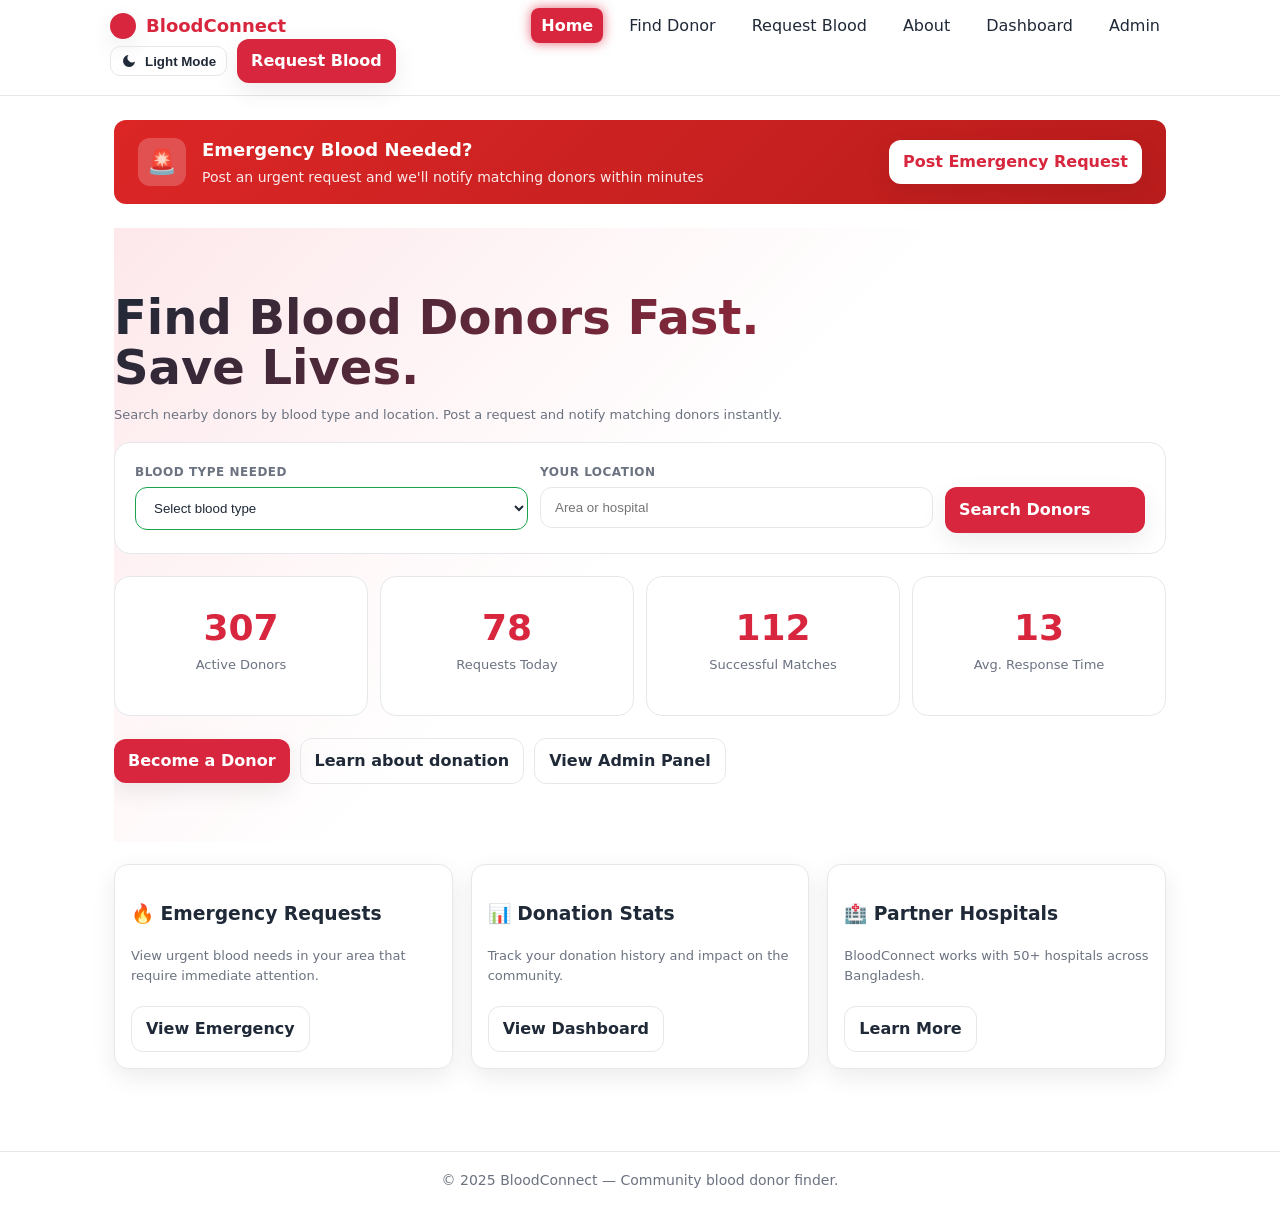
<file: index.html>
<!doctype html>
<html lang="en">
<head>
  <meta charset="utf-8" />
  <meta name="viewport" content="width=device-width,initial-scale=1" />
  <meta name="description" content="BloodConnect helps patients find nearby voluntary blood donors. Free, community-powered blood donor finder." />
  <meta name="keywords" content="blood donor, blood request, donate blood, emergency blood, blood bank" />
  <title>BloodConnect - Find Blood Donors Fast, Save Lives</title>
  <link rel="stylesheet" href="styles.css" />
</head>
<body>
  <nav class="nav">
    <div class="inner container">
      <div class="brand"><span class="drop" aria-hidden="true"></span> BloodConnect</div>
      <ul>
          <li><a class="link" href="index.html">Home</a></li>
          <li><a class="link" href="find-donor.html">Find Donor</a></li>
          <li><a class="link" href="request-blood.html">Request Blood</a></li>
          <li><a class="link" href="about.html">About</a></li>
          <li><a class="link" href="dashboard.html">Dashboard</a></li>
          <li><a class="link" href="admin.html">Admin</a></li>
      </ul>
      <div style="display:flex;gap:10px;align-items:center">
        <button id="themeToggle" class="theme-toggle" aria-pressed="false" title="Toggle dark mode">
          <svg width="16" height="16" viewBox="0 0 24 24" fill="none" style="flex-shrink:0" 
          xmlns="http://www.w3.org/2000/svg"><path d="M21 12.79A9 9 0 1111.21 3 7 7 0 0021 12.79z" fill="currentColor"/></svg>
          <span id="themeLabel" style="font-weight:700">Light Mode</span>
        </button>
        <a class="btn" href="request-blood.html">Request Blood</a>
      </div>
    </div>
  </nav>
  <main class="container">

  <!-- Emergency Banner -->
  <div class="emergency-banner animate-fade-in">
    <div class="icon">🚨</div>
    <div class="content">
      <h3>Emergency Blood Needed?</h3>
      <p>Post an urgent request and we'll notify matching donors within minutes</p>
    </div>
    <a class="btn" href="request-blood.html" style="background: #fff; color: var(--primary);">Post Emergency Request</a>
  </div>

  <section class="hero">
    <h1>Find Blood Donors Fast.<br><span style="color:var(--link-color)">Save Lives.</span></h1>
    <p class="small">Search nearby donors by blood type and location. Post a request and notify matching donors instantly.</p>
    
    <!-- Enhanced Search Bar -->
    <div class="searchbar animate-fade-in animate-delay-1">
      <div class="input-group">
        <label>Blood Type Needed</label>
        <select aria-label="Blood type">
          <option value="">Select blood type</option>
          <option>A+</option><option>A-</option><option>B+</option><option>B-</option>
          <option>AB+</option><option>AB-</option><option>O+</option><option>O-</option>
        </select>
      </div>
      <div class="input-group">
        <label>Your Location</label>
        <input class="input" placeholder="Area or hospital">
      </div>
      <div class="input-group" style="flex: 0 0 auto;">
        <label>&nbsp;</label>
        <a class="btn" href="find-donor.html" style="height: 46px; display: flex; align-items: center;">Search Donors</a>
      </div>
    </div>

    <!-- Stats KPIs -->
    <div class="section kpis animate-fade-in animate-delay-2">
      <div class="stat">
        <div class="num">
          <span class="icon">👥</span>
          <span id="statDonors">342</span>
        </div>
        <div class="small">Active Donors</div>
        <div class="progress-bar" style="margin-top: 8px;"><div class="fill" style="width: 85%"></div></div>
      </div>
      <div class="stat">
        <div class="num">
          <span class="icon">🩸</span>
          <span id="statRequests">87</span>
        </div>
        <div class="small">Requests Today</div>
        <div class="progress-bar" style="margin-top: 8px;"><div class="fill" style="width: 65%"></div></div>
      </div>
      <div class="stat">
        <div class="num">
          <span class="icon">✅</span>
          <span id="statMatches">125</span>
        </div>
        <div class="small">Successful Matches</div>
        <div class="progress-bar" style="margin-top: 8px;"><div class="fill" style="width: 92%"></div></div>
      </div>
      <div class="stat">
        <div class="num">
          <span class="icon">⏱️</span>
          <span id="statTime">15min</span>
        </div>
        <div class="small">Avg. Response Time</div>
        <div class="progress-bar" style="margin-top: 8px;"><div class="fill" style="width: 78%"></div></div>
      </div>
    </div>
    
    <div class="section cta-row animate-fade-in animate-delay-3">
      <a class="btn" href="dashboard.html">Become a Donor</a>
      <a class="btn secondary" href="about.html">Learn about donation</a>
      <a class="btn secondary" href="admin.html">View Admin Panel</a>
    </div>
  </section>

  <!-- Quick Info Cards -->
  <div class="grid section">
    <div class="card animate-fade-in animate-delay-1" style="grid-column: span 4;">
      <h3>🔥 Emergency Requests</h3>
      <p class="small">View urgent blood needs in your area that require immediate attention.</p>
      <a class="btn secondary" href="find-donor.html" style="margin-top: 8px;">View Emergency</a>
    </div>
    <div class="card animate-fade-in animate-delay-2" style="grid-column: span 4;">
      <h3>📊 Donation Stats</h3>
      <p class="small">Track your donation history and impact on the community.</p>
      <a class="btn secondary" href="dashboard.html" style="margin-top: 8px;">View Dashboard</a>
    </div>
    <div class="card animate-fade-in animate-delay-3" style="grid-column: span 4;">
      <h3>🏥 Partner Hospitals</h3>
      <p class="small">BloodConnect works with 50+ hospitals across Bangladesh.</p>
      <a class="btn secondary" href="about.html" style="margin-top: 8px;">Learn More</a>
    </div>
  </div>
  </main>
  <footer class="footer">
    <div class="inner container">© 2025 BloodConnect — Community blood donor finder.</div>
  </footer>
    <script src="script.js"></script>
</body>
</html>
</file>
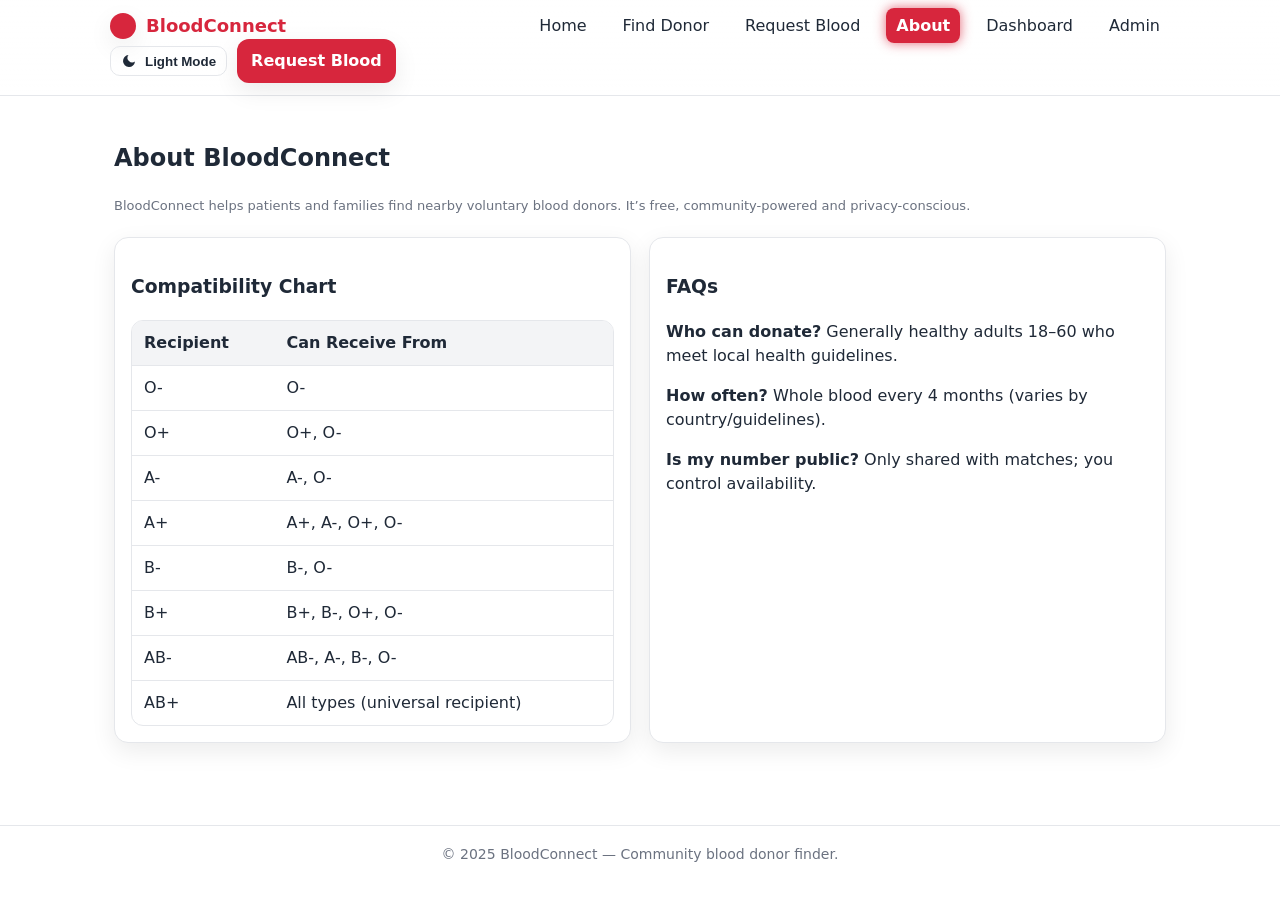
<file: about.html>
<!doctype html>
<html lang="en">
<head>
  <meta charset="utf-8" />
  <meta name="viewport" content="width=device-width,initial-scale=1" />
  <meta name="description" content="Learn about BloodConnect - a free, community-powered platform connecting blood donors with patients in need." />
  <meta name="keywords" content="about blood donation, blood types, donor eligibility, blood compatibility" />
  <title>BloodConnect - About</title>
  <link rel="stylesheet" href="styles.css" />
</head>
<body>
  <nav class="nav">
    <div class="inner container">
      <div class="brand"><span class="drop" aria-hidden="true"></span> BloodConnect</div>
      <ul>
          <li><a class="link" href="index.html">Home</a></li>
          <li><a class="link" href="find-donor.html">Find Donor</a></li>
          <li><a class="link" href="request-blood.html">Request Blood</a></li>
          <li><a class="link" href="about.html">About</a></li>
          <li><a class="link" href="dashboard.html">Dashboard</a></li>
          <li><a class="link" href="admin.html">Admin</a></li>
      </ul>
      <div style="display:flex;gap:10px;align-items:center">
        <button id="themeToggle" class="theme-toggle" aria-pressed="false" title="Toggle dark mode">
          <svg width="16" height="16" viewBox="0 0 24 24" fill="none" style="flex-shrink:0" xmlns="http://www.w3.org/2000/svg">
            <path d="M21 12.79A9 9 0 1111.21 3 7 7 0 0021 12.79z" fill="currentColor"/></svg>
          <span id="themeLabel" style="font-weight:700">Light Mode</span>
        </button>
        <a class="btn" href="request-blood.html">Request Blood</a>
      </div>
    </div>
  </nav>
  <main class="container">
  <h2>About BloodConnect</h2>
  <p class="small">BloodConnect helps patients and families find nearby voluntary blood donors.
     It’s free, community-powered and privacy-conscious.</p>
  <div class="grid section">
    <div class="card" style="grid-column: span 6">
      <h3>Compatibility Chart</h3>
      <table class="table">
        <thead><tr><th>Recipient</th><th>Can Receive From</th></tr></thead>
        <tbody>
          <tr><td>O-</td><td>O-</td></tr>
          <tr><td>O+</td><td>O+, O-</td></tr>
          <tr><td>A-</td><td>A-, O-</td></tr>
          <tr><td>A+</td><td>A+, A-, O+, O-</td></tr>
          <tr><td>B-</td><td>B-, O-</td></tr>
          <tr><td>B+</td><td>B+, B-, O+, O-</td></tr>
          <tr><td>AB-</td><td>AB-, A-, B-, O-</td></tr>
          <tr><td>AB+</td><td>All types (universal recipient)</td></tr>
        </tbody>
      </table>
    </div>
    <div class="card" style="grid-column: span 6">
      <h3>FAQs</h3>
      <p><strong>Who can donate?</strong> Generally healthy adults 18–60 who meet local health guidelines.</p>
      <p><strong>How often?</strong> Whole blood every 4 months (varies by country/guidelines).</p>
      <p><strong>Is my number public?</strong> Only shared with matches; you control availability.</p>
    </div>
  </div>
</main>
  <footer class="footer">
    <div class="inner container">© 2025 BloodConnect — Community blood donor finder.</div>
  </footer>
  <script src="script.js"></script>
</body>
</html>
</file>
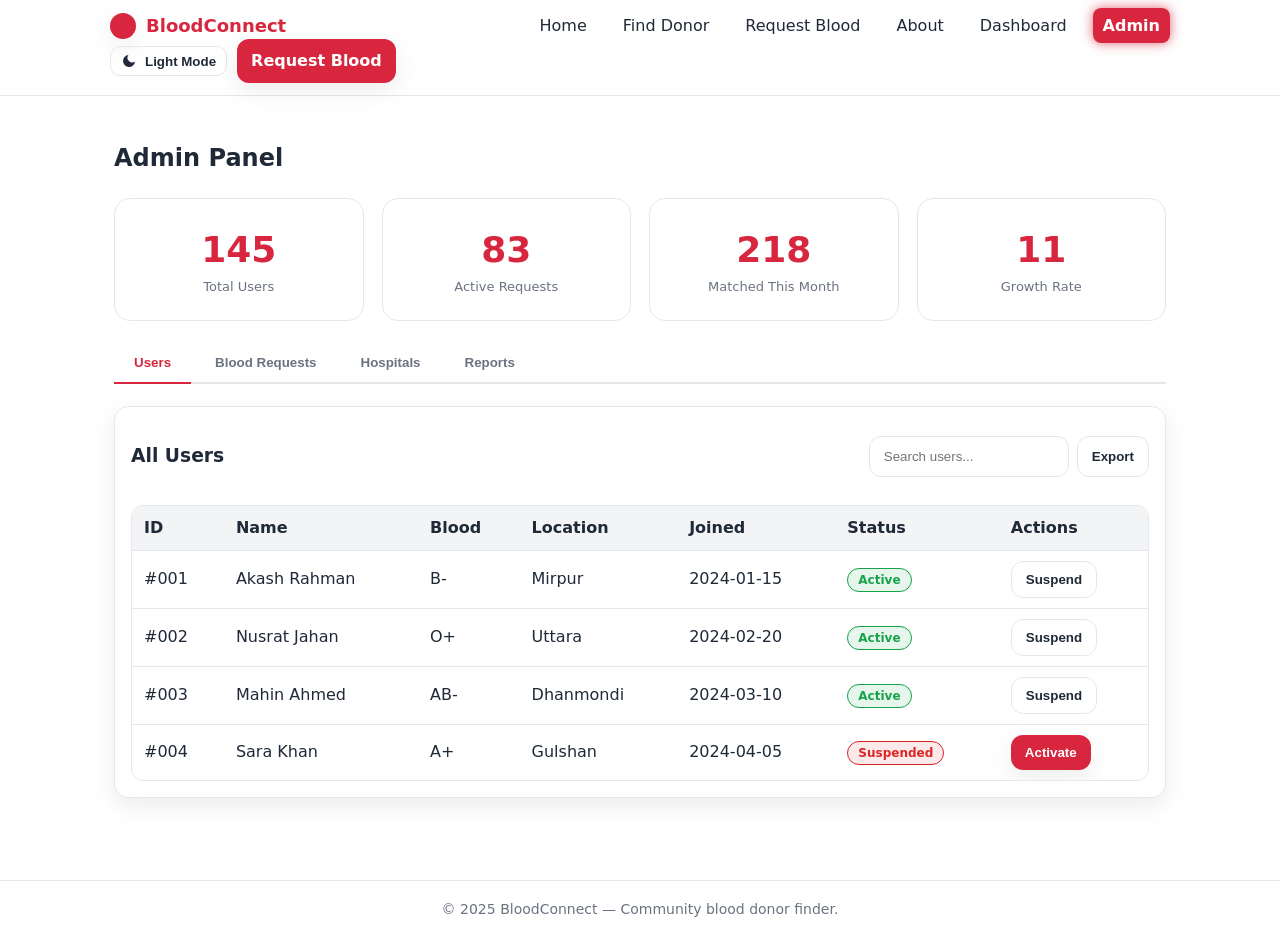
<file: admin.html>
<!doctype html>
<html lang="en">
<head>
  <meta charset="utf-8" />
  <meta name="viewport" content="width=device-width,initial-scale=1" />
  <meta name="description" content="BloodConnect admin panel - manage users, blood requests, and platform settings." />
  <meta name="keywords" content="admin panel, manage users, blood requests admin, platform administration" />
  <title>BloodConnect - Admin Panel</title>
  <link rel="stylesheet" href="styles.css" />
</head>
<body>
  <nav class="nav">
    <div class="inner container">
      <div class="brand"><span class="drop" aria-hidden="true"></span> BloodConnect</div>
      <ul>
          <li><a class="link" href="index.html">Home</a></li>
          <li><a class="link" href="find-donor.html">Find Donor</a></li>
          <li><a class="link" href="request-blood.html">Request Blood</a></li>
          <li><a class="link" href="about.html">About</a></li>
          <li><a class="link" href="dashboard.html">Dashboard</a></li>
          <li><a class="link" href="admin.html">Admin</a></li>
      </ul>
      <div style="display:flex;gap:10px;align-items:center">
        <button id="themeToggle" class="theme-toggle" aria-pressed="false" title="Toggle dark mode">
          <svg width="16" height="16" viewBox="0 0 24 24" fill="none" style="flex-shrink:0" xmlns="http://www.w3.org/2000/svg">
            <path d="M21 12.79A9 9 0 1111.21 3 7 7 0 0021 12.79z" fill="currentColor"/></svg>
          <span id="themeLabel" style="font-weight:700">Light Mode</span>
        </button>
        <a class="btn" href="request-blood.html">Request Blood</a>
      </div>
    </div>
  </nav>
  <main class="container">

  <h2>Admin Panel</h2>
  
  <!-- Admin Stats -->
  <div class="grid section">
    <div class="stat animate-fade-in" style="grid-column: span 3;">
      <div class="num"><span class="icon">👥</span><span>156</span></div>
      <div class="small">Total Users</div>
    </div>
    <div class="stat animate-fade-in animate-delay-1" style="grid-column: span 3;">
      <div class="num"><span class="icon">🩸</span><span>89</span></div>
      <div class="small">Active Requests</div>
    </div>
    <div class="stat animate-fade-in animate-delay-2" style="grid-column: span 3;">
      <div class="num"><span class="icon">✅</span><span>234</span></div>
      <div class="small">Matched This Month</div>
    </div>
    <div class="stat animate-fade-in animate-delay-3" style="grid-column: span 3;">
      <div class="num"><span class="icon">📈</span><span>12%</span></div>
      <div class="small">Growth Rate</div>
    </div>
  </div>

  <!-- Admin Tabs -->
  <div class="tabs">
    <button class="tab active" data-admin-tab="users">Users</button>
    <button class="tab" data-admin-tab="requests">Blood Requests</button>
    <button class="tab" data-admin-tab="hospitals">Hospitals</button>
    <button class="tab" data-admin-tab="reports">Reports</button>
  </div>

  <!-- Users Tab -->
  <div class="admin-tab-content" id="admin-tab-users">
    <div class="grid section">
      <div class="card" style="grid-column: span 12">
        <div style="display: flex; justify-content: space-between; align-items: center; margin-bottom: 16px;">
          <h3>All Users</h3>
          <div style="display: flex; gap: 8px;">
            <input class="input" placeholder="Search users..." style="width: 200px;">
            <button class="btn secondary">Export</button>
          </div>
        </div>
        <table class="table">
          <thead><tr><th>ID</th><th>Name</th><th>Blood</th><th>Location</th><th>Joined</th><th>Status</th><th>Actions</th></tr></thead>
          <tbody>
            <tr><td>#001</td><td>Akash Rahman</td><td>B-</td><td>Mirpur</td><td>2024-01-15</td><td><span class="badge available">Active</span></td><td><button class="btn secondary" onclick="window.bloodConnect.showToast('User suspended', 'info')">Suspend</button></td></tr>
            <tr><td>#002</td><td>Nusrat Jahan</td><td>O+</td><td>Uttara</td><td>2024-02-20</td><td><span class="badge available">Active</span></td><td><button class="btn secondary" onclick="window.bloodConnect.showToast('User suspended', 'info')">Suspend</button></td></tr>
            <tr><td>#003</td><td>Mahin Ahmed</td><td>AB-</td><td>Dhanmondi</td><td>2024-03-10</td><td><span class="badge available">Active</span></td><td><button class="btn secondary" onclick="window.bloodConnect.showToast('User suspended', 'info')">Suspend</button></td></tr>
            <tr><td>#004</td><td>Sara Khan</td><td>A+</td><td>Gulshan</td><td>2024-04-05</td><td><span class="badge unavailable">Suspended</span></td><td><button class="btn" onclick="window.bloodConnect.showToast('User activated', 'success')">Activate</button></td></tr>
          </tbody>
        </table>
      </div>
    </div>
  </div>

  <!-- Requests Tab -->
  <div class="admin-tab-content" id="admin-tab-requests" style="display: none;">
    <div class="grid section">
      <div class="card" style="grid-column: span 12">
        <div style="display: flex; justify-content: space-between; align-items: center; margin-bottom: 16px;">
          <h3>Blood Requests</h3>
          <div style="display: flex; gap: 8px;">
            <select style="width: 150px;"><option>All Status</option><option>Pending</option><option>Matched</option><option>Completed</option></select>
            <button class="btn secondary">Export</button>
          </div>
        </div>
        <table class="table">
          <thead><tr><th>ID</th><th>Requester</th><th>Blood</th><th>Hospital</th><th>Urgency</th><th>Status</th><th>Actions</th></tr></thead>
          <tbody>
            <tr><td>#R01</td><td>Rafiq</td><td><span class="badge emergency">B-</span></td><td>Square Hospital</td><td><span class="badge urgent">Emergency</span></td><td><span class="badge warning">Pending</span></td><td><button class="btn" onclick="window.bloodConnect.showToast('Marked as matched', 'success')">Mark Matched</button></td></tr>
            <tr><td>#R02</td><td>Sumaiya</td><td><span class="badge">B-</span></td><td>IBN Sina</td><td><span class="badge warning">Within 24h</span></td><td><span class="badge available">Matched</span></td><td><button class="btn secondary" onclick="window.bloodConnect.showToast('View details', 'info')">View</button></td></tr>
            <tr><td>#R03</td><td>Karim</td><td><span class="badge">O+</span></td><td>Apollo</td><td><span class="badge">Flexible</span></td><td><span class="badge available">Completed</span></td><td><button class="btn secondary" onclick="window.bloodConnect.showToast('View details', 'info')">View</button></td></tr>
          </tbody>
        </table>
      </div>
    </div>
  </div>

  <!-- Hospitals Tab -->
  <div class="admin-tab-content" id="admin-tab-hospitals" style="display: none;">
    <div class="grid section">
      <div class="card" style="grid-column: span 12">
        <h3>Partner Hospitals</h3>
        <table class="table">
          <thead><tr><th>Hospital Name</th><th>Location</th><th>Requests</th><th>Status</th><th>Actions</th></tr></thead>
          <tbody>
            <tr><td>Square Hospital</td><td>Dhaka</td><td>45</td><td><span class="badge available">Active</span></td><td><button class="btn secondary">Edit</button></td></tr>
            <tr><td>IBN Sina Hospital</td><td>Dhaka</td><td>38</td><td><span class="badge available">Active</span></td><td><button class="btn secondary">Edit</button></td></tr>
            <tr><td>Apollo Hospital</td><td>Dhaka</td><td>29</td><td><span class="badge available">Active</span></td><td><button class="btn secondary">Edit</button></td></tr>
            <tr><td>Popular Diagnostic</td><td>Dhaka</td><td>22</td><td><span class="badge available">Active</span></td><td><button class="btn secondary">Edit</button></td></tr>
          </tbody>
        </table>
      </div>
    </div>
  </div>

  <!-- Reports Tab -->
  <div class="admin-tab-content" id="admin-tab-reports" style="display: none;">
    <div class="grid section">
      <div class="card" style="grid-column: span 6;">
        <h3>Monthly Donations</h3>
        <div style="padding: 20px;">
          <div style="display: flex; align-items: flex-end; gap: 8px; height: 150px;">
            <div style="flex: 1; background: var(--primary); height: 60%; border-radius: 4px;"></div>
            <div style="flex: 1; background: var(--primary); height: 80%; border-radius: 4px;"></div>
            <div style="flex: 1; background: var(--primary); height: 45%; border-radius: 4px;"></div>
            <div style="flex: 1; background: var(--primary); height: 90%; border-radius: 4px;"></div>
            <div style="flex: 1; background: var(--primary); height: 70%; border-radius: 4px;"></div>
            <div style="flex: 1; background: var(--primary); height: 85%; border-radius: 4px;"></div>
          </div>
          <div style="display: flex; justify-content: space-between; margin-top: 8px;">
            <span class="small">Jan</span><span class="small">Feb</span><span class="small">Mar</span><span class="small">Apr</span><span class="small">May</span><span class="small">Jun</span>
          </div>
        </div>
      </div>
      <div class="card" style="grid-column: span 6;">
        <h3>Blood Type Distribution</h3>
        <div style="padding: 20px;">
          <div style="display: grid; grid-template-columns: repeat(4, 1fr); gap: 12px;">
            <div style="text-align: center; padding: 12px; background: var(--surface); border-radius: 8px;">
              <div style="font-weight: 700; color: var(--primary);">O+</div>
              <div class="small">32%</div>
            </div>
            <div style="text-align: center; padding: 12px; background: var(--surface); border-radius: 8px;">
              <div style="font-weight: 700; color: var(--primary);">A+</div>
              <div class="small">28%</div>
            </div>
            <div style="text-align: center; padding: 12px; background: var(--surface); border-radius: 8px;">
              <div style="font-weight: 700; color: var(--primary);">B+</div>
              <div class="small">24%</div>
            </div>
            <div style="text-align: center; padding: 12px; background: var(--surface); border-radius: 8px;">
              <div style="font-weight: 700; color: var(--primary);">Other</div>
              <div class="small">16%</div>
            </div>
          </div>
        </div>
      </div>
    </div>
  </div>
</main>
  <footer class="footer">
    <div class="inner container">© 2025 BloodConnect — Community blood donor finder.</div>
  </footer>
  <script src="script.js"></script>
</body>
</html>
</file>
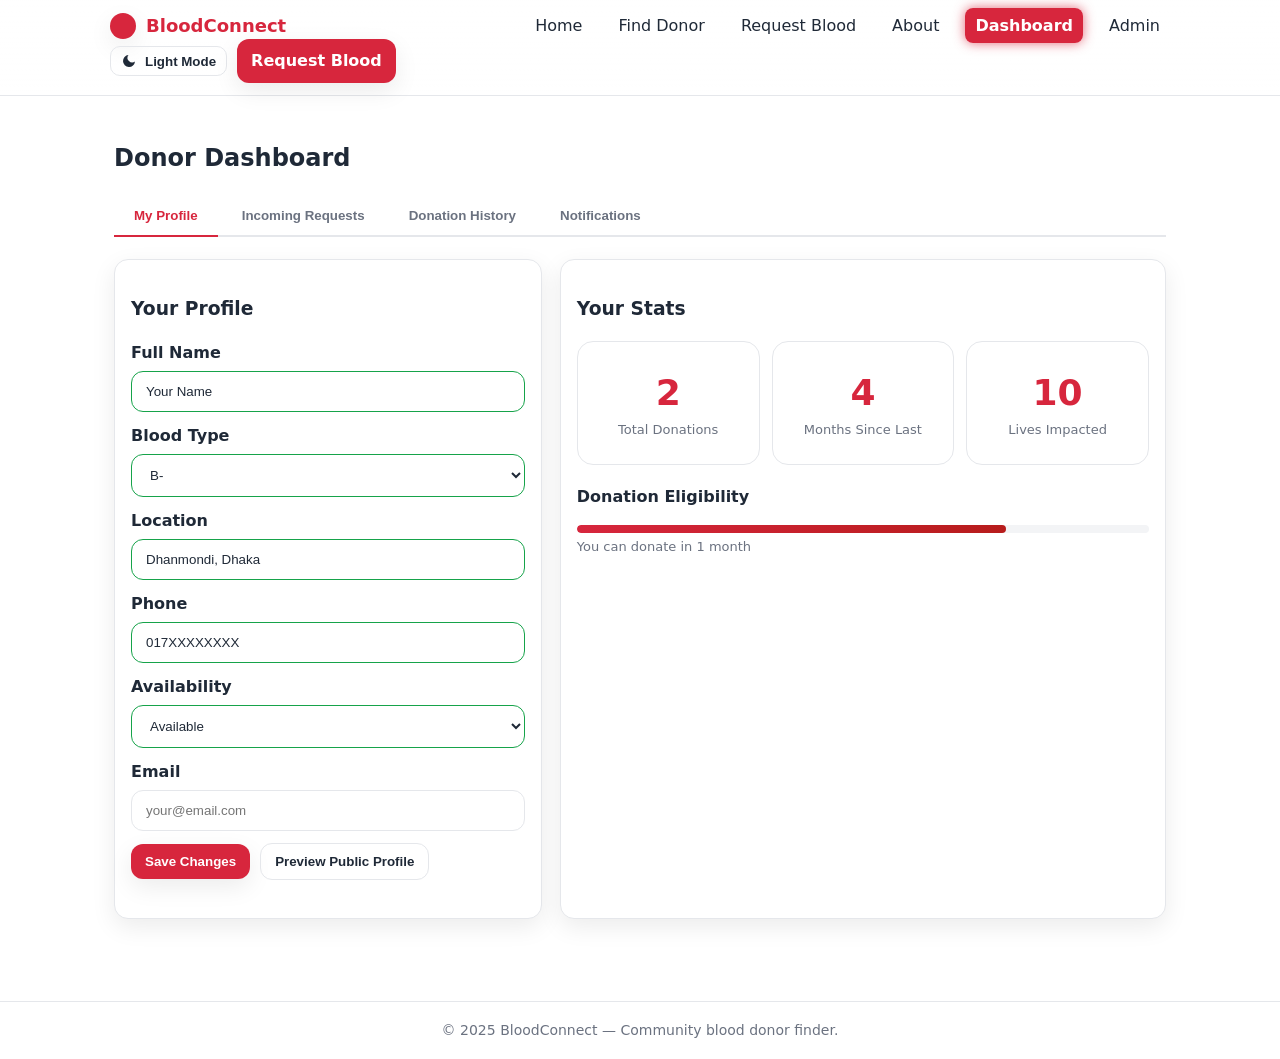
<file: dashboard.html>
<!doctype html>
<html lang="en">
<head>
  <meta charset="utf-8" />
  <meta name="viewport" content="width=device-width,initial-scale=1" />
  <meta name="description" content="Manage your donor profile, view incoming requests, and track your donation history." />
  <meta name="keywords" content="donor dashboard, manage profile, donation history, blood donor profile" />
  <title>BloodConnect - Donor Dashboard</title>
  <link rel="stylesheet" href="styles.css" />
</head>
<body>
  <nav class="nav">
    <div class="inner container">
      <div class="brand"><span class="drop" aria-hidden="true"></span> BloodConnect</div>
      <ul>
          <li><a class="link" href="index.html">Home</a></li>
          <li><a class="link" href="find-donor.html">Find Donor</a></li>
          <li><a class="link" href="request-blood.html">Request Blood</a></li>
          <li><a class="link" href="about.html">About</a></li>
          <li><a class="link" href="dashboard.html">Dashboard</a></li>
          <li><a class="link" href="admin.html">Admin</a></li>
      </ul>
      <div style="display:flex;gap:10px;align-items:center">
        <button id="themeToggle" class="theme-toggle" aria-pressed="false" title="Toggle dark mode">
          <svg width="16" height="16" viewBox="0 0 24 24" fill="none" style="flex-shrink:0" xmlns="http://www.w3.org/2000/svg">
            <path d="M21 12.79A9 9 0 1111.21 3 7 7 0 0021 12.79z" fill="currentColor"/></svg>
          <span id="themeLabel" style="font-weight:700">Light Mode</span>
        </button>
        <a class="btn" href="request-blood.html">Request Blood</a>
      </div>
    </div>
  </nav>
  <main class="container">
    <h2>Donor Dashboard</h2>
    
    <!-- Tabs -->
    <div class="tabs">
      <button class="tab active" data-tab="profile">My Profile</button>
      <button class="tab" data-tab="requests">Incoming Requests</button>
      <button class="tab" data-tab="history">Donation History</button>
      <button class="tab" data-tab="notifications">Notifications</button>
    </div>

    <!-- Profile Tab -->
    <div class="tab-content" id="tab-profile">
      <div class="grid section">
        <div class="card" style="grid-column: span 5">
          <h3>Your Profile</h3>
          <div class="form-grid">
            <div><label>Full Name</label><input class="input" id="profileName" value="Your Name"></div>
            <div><label>Blood Type</label>
              <select id="profileBlood"><option>O+</option><option>O-</option><option selected>B-</option><option>A+</option><option>A-</option><option>AB+</option><option>AB-</option></select>
            </div>
            <div><label>Location</label><input class="input" id="profileLocation" value="Dhanmondi, Dhaka"></div>
            <div><label>Phone</label><input class="input" id="profilePhone" value="017XXXXXXXX"></div>
            <div><label>Availability</label>
              <select id="profileAvailability">
                <option selected>Available</option>
                <option>Not available</option>
              </select>
            </div>
            <div><label>Email</label><input class="input" placeholder="your@email.com"></div>
          </div>
          <div class="section cta-row" style="margin-top:12px">
            <button class="btn" id="saveProfileBtn">Save Changes</button>
            <button class="btn secondary" onclick="window.bloodConnect.showToast('Profile preview mode', 'info')">Preview Public Profile</button>
          </div>
        </div>
        <div class="card" style="grid-column: span 7">
          <h3>Your Stats</h3>
          <div class="grid" style="gap: 12px;">
            <div class="stat" style="grid-column: span 4;">
              <div class="num">3</div>
              <div class="small">Total Donations</div>
            </div>
            <div class="stat" style="grid-column: span 4;">
              <div class="num">5</div>
              <div class="small">Months Since Last</div>
            </div>
            <div class="stat" style="grid-column: span 4;">
              <div class="num">12</div>
              <div class="small">Lives Impacted</div>
            </div>
          </div>
          <div style="margin-top: 20px;">
            <p><strong>Donation Eligibility</strong></p>
            <div class="progress-bar"><div class="fill" style="width: 75%"></div></div>
            <p class="small" style="margin-top: 4px;">You can donate in 1 month</p>
          </div>
        </div>
      </div>
    </div>

    <!-- Requests Tab -->
    <div class="tab-content" id="tab-requests" style="display: none;">
      <div class="card section">
        <h3>Incoming Requests</h3>
        <div style="overflow:auto">
        <table class="table">
          <thead><tr><th>Patient</th><th>Blood</th><th>Hospital</th><th>Urgency</th><th>Time</th><th>Actions</th></tr></thead>
          <tbody>
            <tr>
              <td>Rafiq</td>
              <td><span class="badge emergency">B-</span></td>
              <td>Square Hospital</td>
              <td><span class="badge urgent">Emergency</span></td>
              <td>2 hours ago</td>
              <td>
                <button class="btn" onclick="acceptRequest(this)">Accept</button> 
                <button class="btn secondary" onclick="declineRequest(this)">Decline</button>
              </td>
            </tr>
            <tr>
              <td>Sumaiya</td>
              <td><span class="badge">B-</span></td>
              <td>IBN Sina, Dhanmondi</td>
              <td><span class="badge warning">Within 24h</span></td>
              <td>5 hours ago</td>
              <td>
                <button class="btn" onclick="acceptRequest(this)">Accept</button> 
                <button class="btn secondary" onclick="declineRequest(this)">Decline</button>
              </td>
            </tr>
          </tbody>
        </table>
        </div>
      </div>
    </div>

    <!-- History Tab -->
    <div class="tab-content" id="tab-history" style="display: none;">
      <div class="card section">
        <h3>Donation History</h3>
        <table class="table">
          <thead><tr><th>Date</th><th>Hospital</th><th>Patient</th><th>Blood Type</th><th>Status</th></tr></thead>
          <tbody>
            <tr><td>2025-04-12</td><td>Popular Diagnostic, Dhanmondi</td><td>—</td><td>B-</td><td><span class="badge available">Completed</span></td></tr>
            <tr><td>2024-11-03</td><td>BSMMU</td><td>—</td><td>B-</td><td><span class="badge available">Completed</span></td></tr>
            <tr><td>2024-06-15</td><td>Apollo Hospital</td><td>—</td><td>B-</td><td><span class="badge available">Completed</span></td></tr>
          </tbody>
        </table>
      </div>
    </div>

    <!-- Notifications Tab -->
    <div class="tab-content" id="tab-notifications" style="display: none;">
      <div class="card section">
        <h3>Notifications</h3>
        <div id="notificationsList">
          <div style="padding: 16px; border-bottom: 1px solid var(--border);">
            <p style="margin: 0 0 4px;"><strong>New blood request nearby</strong></p>
            <p class="small">B- blood needed at Square Hospital • 2 hours ago</p>
          </div>
          <div style="padding: 16px; border-bottom: 1px solid var(--border);">
            <p style="margin: 0 0 4px;"><strong>Thank you for your donation!</strong></p>
            <p class="small">Your blood saved lives at Popular Diagnostic • 1 week ago</p>
          </div>
          <div style="padding: 16px;">
            <p style="margin: 0 0 4px;"><strong>Profile updated</strong></p>
            <p class="small">Your profile changes have been saved • 2 weeks ago</p>
          </div>
        </div>
      </div>
    </div>
  </main>
  <footer class="footer">
    <div class="inner container">© 2025 BloodConnect — Community blood donor finder.</div>
  </footer>
  <script src="script.js"></script>
</body>
</html>
</file>
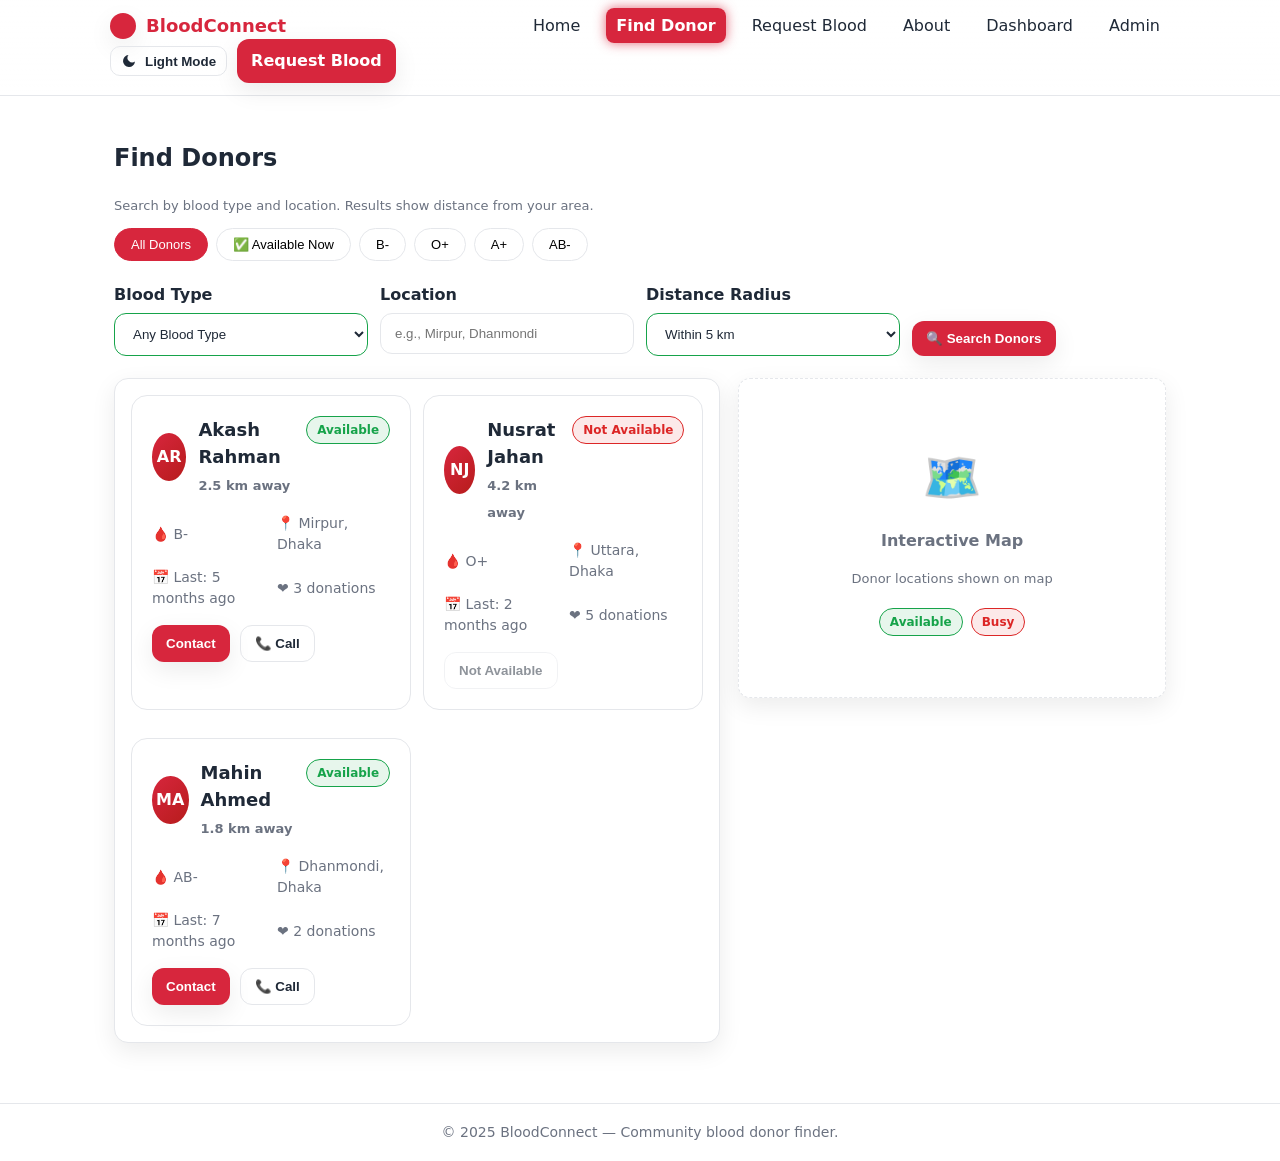
<file: find-donor.html>
<!doctype html>
<html lang="en">
<head>
  <meta charset="utf-8" />
  <meta name="viewport" content="width=device-width,initial-scale=1" />
  <meta name="description" content="Search for blood donors near you by blood type and location. Find available donors in your area." />
  <meta name="keywords" content="find blood donor, search donor, blood type search, nearby donor" />
  <title>BloodConnect - Find Donors</title>
  <link rel="stylesheet" href="styles.css" />
</head>
<body>
  <nav class="nav">
    <div class="inner container">
      <div class="brand"><span class="drop" aria-hidden="true"></span> BloodConnect</div>
      <ul>
          <li><a class="link" href="index.html">Home</a></li>
          <li><a class="link" href="find-donor.html">Find Donor</a></li>
          <li><a class="link" href="request-blood.html">Request Blood</a></li>
          <li><a class="link" href="about.html">About</a></li>
          <li><a class="link" href="dashboard.html">Dashboard</a></li>
          <li><a class="link" href="admin.html">Admin</a></li>
      </ul>
      <div style="display:flex;gap:10px;align-items:center">
        <button id="themeToggle" class="theme-toggle" aria-pressed="false" title="Toggle dark mode">
          <svg width="16" height="16" viewBox="0 0 24 24" fill="none" style="flex-shrink:0" xmlns="http://www.w3.org/2000/svg"><path d="M21 12.79A9 9 0 1111.21 3 7 7 0 0021 12.79z" fill="currentColor"/></svg>
          <span id="themeLabel" style="font-weight:700">Light Mode</span>
        </button>
        <a class="btn" href="request-blood.html">Request Blood</a>
      </div>
    </div>
  </nav>
  <main class="container">
  <h2>Find Donors</h2>
  <p class="help">Search by blood type and location. Results show distance from your area.</p>
  
  <!-- Search Results Header -->
  <div class="results-header" id="resultsHeader" style="display: none;">
    <div class="count"><span id="resultsCount">0</span> donors found</div>
    <div class="sort">
      <span>Sort by:</span>
      <select id="sortSelect" onchange="sortDonors(this.value)">
        <option value="distance">Nearest First</option>
        <option value="donations">Most Donations</option>
        <option value="recent">Recently Active</option>
      </select>
    </div>
  </div>

  <!-- Filter Pills -->
  <div class="filter-pills">
    <button class="filter-pill active" data-filter="all" onclick="filterByPill(this)">All Donors</button>
    <button class="filter-pill" data-filter="available" onclick="filterByPill(this)">✅ Available Now</button>
    <button class="filter-pill" data-filter="B-" onclick="filterByPill(this)">B-</button>
    <button class="filter-pill" data-filter="O+" onclick="filterByPill(this)">O+</button>
    <button class="filter-pill" data-filter="A+" onclick="filterByPill(this)">A+</button>
    <button class="filter-pill" data-filter="AB-" onclick="filterByPill(this)">AB-</button>
  </div>

  <div class="section form-grid">
    <div>
      <label>Blood Type</label>
      <select id="bloodTypeFilter">
        <option value="Any">Any Blood Type</option>
        <option>A+</option><option>A-</option><option>B+</option><option>B-</option>
        <option>AB+</option><option>AB-</option><option>O+</option><option>O-</option>
      </select>
    </div>
    <div>
      <label>Location</label>
      <input class="input" id="locationFilter" placeholder="e.g., Mirpur, Dhanmondi">
    </div>
    <div>
      <label>Distance Radius</label>
      <select>
        <option>Within 5 km</option>
        <option>Within 10 km</option>
        <option>Within 25 km</option>
        <option>Any distance</option>
      </select>
    </div>
    <div style="align-self:end">
      <button class="btn" id="searchBtn">🔍 Search Donors</button>
    </div>
  </div>
  
  <div class="grid">
    <div class="cards card" style="grid-column: span 7;" id="donorsList">
      <!-- Initial state - show all donors -->
      <div class="donor-card">
        <div class="header">
          <div class="name">
            <div class="avatar">AR</div>
            <div>
              <div>Akash Rahman</div>
              <span class="small" style="color: var(--muted);">2.5 km away</span>
            </div>
          </div>
          <span class="badge available">Available</span>
        </div>
        <div class="details">
          <span>🩸 B-</span>
          <span>📍 Mirpur, Dhaka</span>
          <span>📅 Last: 5 months ago</span>
          <span>❤️ 3 donations</span>
        </div>
        <div class="actions">
          <button class="btn" onclick="contactDonor(1)">Contact</button>
          <button class="btn secondary" onclick="callDonor('01700000000')">📞 Call</button>
        </div>
      </div>
      <div class="donor-card">
        <div class="header">
          <div class="name">
            <div class="avatar">NJ</div>
            <div>
              <div>Nusrat Jahan</div>
              <span class="small" style="color: var(--muted);">4.2 km away</span>
            </div>
          </div>
          <span class="badge unavailable">Not Available</span>
        </div>
        <div class="details">
          <span>🩸 O+</span>
          <span>📍 Uttara, Dhaka</span>
          <span>📅 Last: 2 months ago</span>
          <span>❤️ 5 donations</span>
        </div>
        <div class="actions">
          <button class="btn secondary" disabled style="opacity:0.5">Not Available</button>
        </div>
      </div>
      <div class="donor-card">
        <div class="header">
          <div class="name">
            <div class="avatar">MA</div>
            <div>
              <div>Mahin Ahmed</div>
              <span class="small" style="color: var(--muted);">1.8 km away</span>
            </div>
          </div>
          <span class="badge available">Available</span>
        </div>
        <div class="details">
          <span>🩸 AB-</span>
          <span>📍 Dhanmondi, Dhaka</span>
          <span>📅 Last: 7 months ago</span>
          <span>❤️ 2 donations</span>
        </div>
        <div class="actions">
          <button class="btn" onclick="contactDonor(3)">Contact</button>
          <button class="btn secondary" onclick="callDonor('01722222222')">📞 Call</button>
        </div>
      </div>
    </div>
    <div class="card map" style="grid-column: span 5;">
      <div style="text-align: center; padding: 40px;">
        <div style="font-size: 48px; margin-bottom: 16px;">🗺️</div>
        <p><strong>Interactive Map</strong></p>
        <p class="small">Donor locations shown on map</p>
        <div style="margin-top: 20px; display: flex; justify-content: center; gap: 8px;">
          <span class="badge available">Available</span>
          <span class="badge unavailable">Busy</span>
        </div>
      </div>
    </div>
  </div>
  </main>
  <footer class="footer">
    <div class="inner container">© 2025 BloodConnect — Community blood donor finder.</div>
  </footer>
  <script src="script.js"></script>
</body>
</html>
</file>
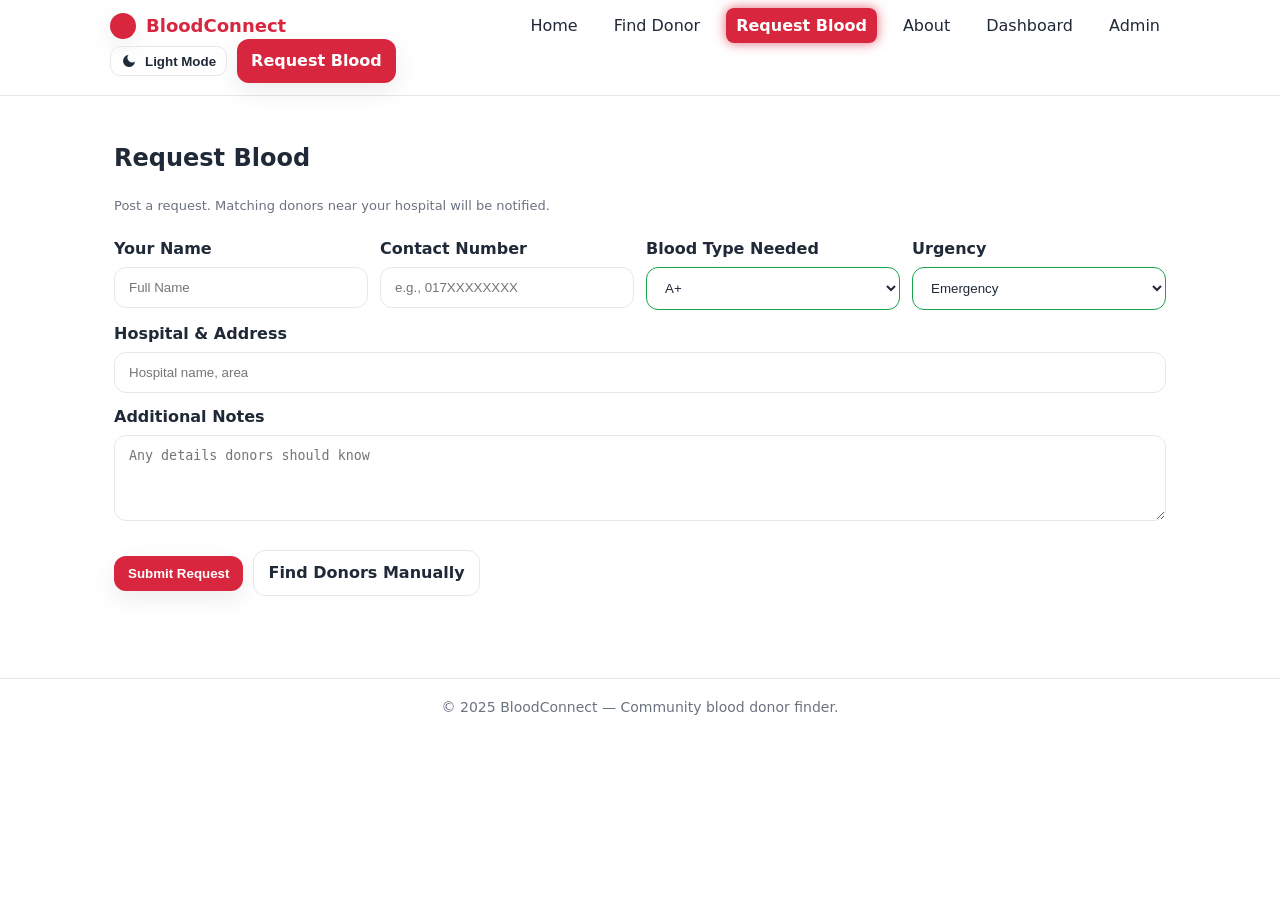
<file: request-blood.html>
<!doctype html>
<html lang="en">
<head>
  <meta charset="utf-8" />
  <meta name="viewport" content="width=device-width,initial-scale=1" />
  <meta name="description" content="Post a blood request and notify matching donors near your hospital instantly." />
  <meta name="keywords" content="request blood, blood need, emergency blood request, post blood request" />
  <title>BloodConnect - Request Blood</title>
  <link rel="stylesheet" href="styles.css" />
</head>
<body>
  <nav class="nav">
    <div class="inner container">
      <div class="brand"><span class="drop" aria-hidden="true"></span> BloodConnect</div>
      <ul>
          <li><a class="link" href="index.html">Home</a></li>
          <li><a class="link" href="find-donor.html">Find Donor</a></li>
          <li><a class="link" href="request-blood.html">Request Blood</a></li>
          <li><a class="link" href="about.html">About</a></li>
          <li><a class="link" href="dashboard.html">Dashboard</a></li>
          <li><a class="link" href="admin.html">Admin</a></li>
      </ul>
      <div style="display:flex;gap:10px;align-items:center">
        <button id="themeToggle" class="theme-toggle" aria-pressed="false" title="Toggle dark mode">
          <svg width="16" height="16" viewBox="0 0 24 24" fill="none" style="flex-shrink:0" xmlns="http://www.w3.org/2000/svg">
            <path d="M21 12.79A9 9 0 1111.21 3 7 7 0 0021 12.79z" fill="currentColor"/></svg>
          <span id="themeLabel" style="font-weight:700">Light Mode</span>
        </button>
        <a class="btn" href="request-blood.html">Request Blood</a>
      </div>
    </div>
  </nav>
  <main class="container">

  <h2>Request Blood</h2>
  <p class="help">Post a request. Matching donors near your hospital will be notified.</p>
  <form id="bloodRequestForm" class="section">
    <div class="form-grid">
      <div><label>Your Name</label><input class="input" required placeholder="Full Name"></div>
      <div><label>Contact Number</label><input class="input" required placeholder="e.g., 017XXXXXXXX"></div>
      <div><label>Blood Type Needed</label>
        <select required>
          <option>A+</option><option>A-</option><option>B+</option><option>B-</option><option>AB+</option>
          <option>AB-</option><option>O+</option><option>O-</option>
        </select>
      </div>
      <div><label>Urgency</label>
        <select><option>Emergency</option><option>Within 24 hours</option><option>Flexible</option></select>
      </div>
      <div style="grid-column:1/-1">
        <label>Hospital & Address</label>
        <input class="input" placeholder="Hospital name, area">
      </div>
      <div style="grid-column:1/-1">
        <label>Additional Notes</label>
        <textarea rows="4" placeholder="Any details donors should know"></textarea>
      </div>
    </div>
    <div class="section cta-row">
      <button class="btn" type="submit">Submit Request</button>
      <a class="btn secondary" href="find-donor.html">Find Donors Manually</a>
    </div>
  </form>

  </main>
  <footer class="footer">
    <div class="inner container">© 2025 BloodConnect — Community blood donor finder.</div>
  </footer>
  
  <script src="script.js"></script>

</body>
</html>
</file>
<file: styles.css>
:root {
  --bg: #ffffff;
  --text: #1f2937;
  --muted: #6b7280;
  --primary: #D7263D;
  /* user chosen red */
  --primary-600: #b71c1c;
  --primary-100: #fde8eb;
  --surface: #f3f4f6;
  --border: #e5e7eb;
  --shadow: 0 8px 24px rgba(0, 0, 0, .08);
  --radius: 14px;
  --card-bg: #ffffff;
  --link-color: var(--primary);
  --success: #16a34a;
  --warning: #f59e0b;
  --danger: #dc2626;
}

:root.dark {
  --bg: #02182B;
  --text: #ffffff;
  --muted: #9fb3c1;
  --primary: #D7263D;
  --primary-600: #b71c1c;
  --primary-100: rgba(215, 38, 61, 0.15);
  --surface: rgba(255, 255, 255, 0.03);
  --border: rgba(255, 255, 255, 0.06);
  --shadow: none;
  --radius: 14px;
  --card-bg: rgba(255, 255, 255, 0.03);
  --link-color: var(--primary);
  --success: #22c55e;
  --warning: #f97316;
  --danger: #ef4444;
}

* {
  box-sizing: border-box
}

html,
body {
  margin: 0;
  padding: 0;
  background: var(--bg);
  color: var(--text);
  font-family: Inter, system-ui, -apple-system, Segoe UI, Roboto, Helvetica, Arial, sans-serif;
  line-height: 1.5;
  min-height: 100%;
}

a {
  color: inherit;
  text-decoration: none
}

.container {
  max-width: 1100px;
  margin: 0 auto;
  padding: 24px
}

.nav {
  position: sticky;
  top: 0;
  background: linear-gradient(180deg, rgba(255, 255, 255, 0.9), rgba(255, 255, 255, 0.6));
  backdrop-filter: blur(6px);
  border-bottom: 1px solid var(--border);
  z-index: 10
}

:root.dark .nav {
  background: linear-gradient(180deg, rgba(2, 24, 43, 0.95), rgba(2, 24, 43, 0.9));
}

.nav .inner {
  display: flex;
  align-items: center;
  justify-content: space-between;
  padding: 12px 20px;
  flex-wrap: wrap
}

.brand {
  display: flex;
  align-items: center;
  gap: 10px;
  font-weight: 800;
  font-size: 18px;
  color: var(--link-color)
}

.brand .drop {
  width: 26px;
  height: 26px;
  border-radius: 50%;
  background: var(--primary);
  display: inline-block;
  box-shadow: var(--shadow)
}

.nav ul {
  list-style: none;
  display: flex;
  gap: 16px;
  margin: 0;
  padding: 0;
  align-items: center;
  flex-wrap: wrap
}

.nav a.link {
  padding: 8px 10px;
  border-radius: 10px;
  color: var(--text)
}

.nav a.link:hover {
  background: var(--surface)
}

.nav a.link.active {
  background: var(--primary);
  color: #fff;
  border-radius: 8px;
  font-weight: 600;
  transition: 0.3s;
  box-shadow: 0 0 12px rgba(215, 38, 61, 0.7);
}

body.dark-mode .nav a.link.active {
  background: #D7263D;
  color: #fff;
  box-shadow: 0 0 10px rgba(215, 38, 61, 0.5);
}

.theme-toggle {
  display: inline-flex;
  align-items: center;
  gap: 8px;
  background: transparent;
  border: 1px solid var(--border);
  padding: 6px 10px;
  border-radius: 10px;
  cursor: pointer;
  color: var(--text)
}

.btn {
  display: inline-block;
  background: var(--primary);
  color: #fff;
  border: none;
  border-radius: 12px;
  padding: 10px 14px;
  font-weight: 700;
  box-shadow: var(--shadow);
  cursor: pointer;
  text-align: center
}

.btn:hover {
  background: var(--primary-600)
}

.btn.secondary {
  background: transparent;
  color: var(--text);
  border: 1px solid var(--border);
  box-shadow: none
}

.badge {
  padding: 4px 10px;
  border-radius: 999px;
  font-size: 12px;
  border: 1px solid var(--border);
  background: var(--card-bg);
  white-space: nowrap;
  font-weight: 600;
}

.badge.green, .badge.available {
  border-color: var(--success);
  color: var(--success);
  background: rgba(22, 163, 74, 0.1);
}

.badge.red, .badge.unavailable {
  border-color: var(--danger);
  color: var(--danger);
  background: rgba(220, 38, 38, 0.1);
}

.badge.warning, .badge.urgent {
  border-color: var(--warning);
  color: var(--warning);
  background: rgba(245, 158, 11, 0.1);
}

.badge.emergency {
  border-color: var(--danger);
  color: #fff;
  background: var(--danger);
  animation: emergencyPulse 2s infinite;
}

/* Animations */
@keyframes fadeInUp {
  from {
    opacity: 0;
    transform: translateY(20px);
  }
  to {
    opacity: 1;
    transform: translateY(0);
  }
}

@keyframes pulse {
  0%, 100% { transform: scale(1); }
  50% { transform: scale(1.05); }
}

@keyframes shimmer {
  0% { background-position: -200% 0; }
  100% { background-position: 200% 0; }
}

@keyframes emergencyPulse {
  0%, 100% { box-shadow: 0 0 0 0 rgba(220, 38, 38, 0.4); }
  50% { box-shadow: 0 0 0 10px rgba(220, 38, 38, 0); }
}

.animate-fade-in {
  animation: fadeInUp 0.5s ease forwards;
}

.animate-delay-1 { animation-delay: 0.1s; }
.animate-delay-2 { animation-delay: 0.2s; }
.animate-delay-3 { animation-delay: 0.3s; }
.animate-delay-4 { animation-delay: 0.4s; }

/* Hero Section Enhanced */
.hero {
  padding: 64px 0 36px;
  background: linear-gradient(135deg, var(--primary-100) 0%, transparent 50%);
  position: relative;
  overflow: hidden;
}

.hero::before {
  content: '';
  position: absolute;
  top: -50%;
  right: -20%;
  width: 400px;
  height: 400px;
  background: radial-gradient(circle, var(--primary-100) 0%, transparent 70%);
  border-radius: 50%;
  z-index: -1;
}

.hero h1 {
  font-size: 48px;
  line-height: 1.05;
  margin: 0 0 12px;
  background: linear-gradient(135deg, var(--text) 0%, var(--primary) 100%);
  -webkit-background-clip: text;
  -webkit-text-fill-color: transparent;
  background-clip: text;
}

.hero p {
  color: var(--muted);
  max-width: 720px;
  margin: 0 0 18px
}

/* Emergency Banner */
.emergency-banner {
  background: linear-gradient(135deg, var(--danger) 0%, #b91c1c 100%);
  color: #fff;
  padding: 16px 24px;
  border-radius: 12px;
  display: flex;
  align-items: center;
  justify-content: space-between;
  gap: 16px;
  margin-bottom: 24px;
  animation: emergencyPulse 2s infinite;
}

.emergency-banner .icon {
  width: 48px;
  height: 48px;
  background: rgba(255, 255, 255, 0.2);
  border-radius: 12px;
  display: flex;
  align-items: center;
  justify-content: center;
  font-size: 24px;
}

.emergency-banner .content {
  flex: 1;
}

.emergency-banner h3 {
  margin: 0 0 4px;
  font-size: 18px;
}

.emergency-banner p {
  margin: 0;
  opacity: 0.9;
  font-size: 14px;
}

/* Search Bar Enhanced */
.searchbar {
  display: flex;
  gap: 12px;
  flex-wrap: wrap;
  background: var(--card-bg);
  padding: 20px;
  border-radius: 16px;
  border: 1px solid var(--border);
}

.searchbar .input-group {
  flex: 1;
  min-width: 200px;
}

.searchbar label {
  font-size: 12px;
  margin-bottom: 6px;
  color: var(--muted);
  text-transform: uppercase;
  letter-spacing: 0.5px;
}

/* Donor Card Enhanced */
.donor-card {
  background: var(--card-bg);
  border: 1px solid var(--border);
  border-radius: 16px;
  padding: 20px;
  transition: all 0.3s ease;
}

.donor-card:hover {
  border-color: var(--primary);
  box-shadow: 0 8px 24px rgba(215, 38, 61, 0.15);
  transform: translateY(-2px);
}

.donor-card .header {
  display: flex;
  justify-content: space-between;
  align-items: flex-start;
  margin-bottom: 12px;
}

.donor-card .name {
  font-size: 18px;
  font-weight: 700;
  display: flex;
  align-items: center;
  gap: 8px;
}

.donor-card .avatar {
  width: 40px;
  height: 40px;
  border-radius: 50%;
  background: var(--primary-100);
  display: flex;
  align-items: center;
  justify-content: center;
  color: var(--primary);
  font-weight: 700;
}

.donor-card .details {
  display: grid;
  grid-template-columns: repeat(2, 1fr);
  gap: 8px;
  margin: 12px 0;
  font-size: 13px;
  color: var(--muted);
}

.donor-card .details span {
  display: flex;
  align-items: center;
  gap: 6px;
}

.donor-card .actions {
  display: flex;
  gap: 8px;
  margin-top: 16px;
}

/* Filter Pills */
.filter-pills {
  display: flex;
  gap: 8px;
  flex-wrap: wrap;
  margin-bottom: 16px;
}

.filter-pill {
  padding: 8px 16px;
  border-radius: 20px;
  border: 1px solid var(--border);
  background: var(--card-bg);
  cursor: pointer;
  transition: all 0.2s;
  font-size: 13px;
}

.filter-pill:hover, .filter-pill.active {
  background: var(--primary);
  color: #fff;
  border-color: var(--primary);
}

/* Progress Bar */
.progress-bar {
  height: 8px;
  background: var(--surface);
  border-radius: 4px;
  overflow: hidden;
}

.progress-bar .fill {
  height: 100%;
  background: linear-gradient(90deg, var(--primary) 0%, var(--primary-600) 100%);
  border-radius: 4px;
  transition: width 0.5s ease;
}

/* Tabs */
.tabs {
  display: flex;
  gap: 4px;
  border-bottom: 2px solid var(--border);
  margin-bottom: 20px;
}

.tab {
  padding: 12px 20px;
  cursor: pointer;
  border: none;
  background: none;
  color: var(--muted);
  font-weight: 600;
  position: relative;
  transition: color 0.2s;
}

.tab:hover {
  color: var(--text);
}

.tab.active {
  color: var(--primary);
}

.tab.active::after {
  content: '';
  position: absolute;
  bottom: -2px;
  left: 0;
  right: 0;
  height: 2px;
  background: var(--primary);
}

/* Modal */
.modal-overlay {
  position: fixed;
  inset: 0;
  background: rgba(0, 0, 0, 0.5);
  display: flex;
  align-items: center;
  justify-content: center;
  z-index: 1000;
  opacity: 0;
  visibility: hidden;
  transition: all 0.3s;
}

.modal-overlay.active {
  opacity: 1;
  visibility: visible;
}

.modal {
  background: var(--card-bg);
  border-radius: 16px;
  padding: 24px;
  max-width: 500px;
  width: 90%;
  max-height: 90vh;
  overflow-y: auto;
  transform: scale(0.9);
  transition: transform 0.3s;
}

.modal-overlay.active .modal {
  transform: scale(1);
}

.modal h3 {
  margin: 0 0 16px;
}

.modal .close {
  position: absolute;
  top: 16px;
  right: 16px;
  background: none;
  border: none;
  font-size: 24px;
  cursor: pointer;
  color: var(--muted);
}

.input,
select,
textarea {
  padding: 12px 14px;
  border: 1px solid var(--border);
  border-radius: 12px;
  background: var(--card-bg);
  outline: none;
  width: 100%;
  color: var(--text)
}

select,
.input {
  min-width: 160px
}

.grid {
  display: grid;
  grid-template-columns: repeat(12, 1fr);
  gap: 18px
}

.card {
  background: var(--card-bg);
  border: 1px solid var(--border);
  border-radius: var(--radius);
  padding: 16px;
  box-shadow: var(--shadow)
}

.stat {
  display: flex;
  flex-direction: column;
  align-items: center;
  justify-content: center;
  padding: 24px;
  border-radius: 16px;
  background: var(--card-bg);
  border: 1px solid var(--border);
  transition: transform 0.3s, box-shadow 0.3s;
}

.stat:hover {
  transform: translateY(-4px);
  box-shadow: 0 12px 32px rgba(0, 0, 0, 0.12);
}

.stat .num {
  font-size: 36px;
  font-weight: 800;
  color: var(--link-color);
  display: flex;
  align-items: center;
  gap: 8px;
}

.stat .icon {
  width: 32px;
  height: 32px;
  display: flex;
  align-items: center;
  justify-content: center;
  background: var(--primary-100);
  border-radius: 8px;
  color: var(--primary);
}

.footer {
  border-top: 1px solid var(--border);
  margin-top: 36px
}

.footer .inner {
  padding: 18px;
  color: var(--muted);
  text-align: center;
  font-size: 14px
}

.table {
  width: 100%;
  border-collapse: separate;
  border-spacing: 0;
  overflow: hidden;
  border: 1px solid var(--border);
  border-radius: 12px
}

.table th,
.table td {
  padding: 10px 12px;
  border-bottom: 1px solid var(--border);
  text-align: left
}

.table thead th {
  background: var(--surface);
  font-weight: 700
}

.table tr:last-child td {
  border-bottom: none
}

.section {
  margin: 22px 0
}

.kpis {
  display: grid;
  grid-template-columns: repeat(auto-fit, minmax(160px, 1fr));
  gap: 12px
}

.cards {
  display: grid;
  grid-template-columns: repeat(auto-fit, minmax(240px, 1fr));
  gap: 12px
}

.map {
  height: 320px;
  border: 1px dashed var(--border);
  border-radius: 12px;
  display: flex;
  align-items: center;
  justify-content: center;
  color: var(--muted)
}

.form-grid {
  display: grid;
  grid-template-columns: repeat(auto-fit, minmax(220px, 1fr));
  gap: 12px
}

label {
  font-weight: 700;
  color: var(--text);
  display: block;
  margin-bottom: 6px
}

.help {
  font-size: 13px;
  color: var(--muted)
}

.cta-row {
  display: flex;
  gap: 10px;
  flex-wrap: wrap;
  align-items: center
}

.small {
  font-size: 13px;
  color: var(--muted)
}

/* Accessibility */
.skip-link {
  position: absolute;
  top: -40px;
  left: 0;
  background: var(--primary);
  color: #fff;
  padding: 8px 16px;
  z-index: 100;
  transition: top 0.3s;
}
.skip-link:focus {
  top: 0;
}

:focus-visible {
  outline: 2px solid var(--primary);
  outline-offset: 2px;
}

/* Form validation */
.input:invalid:not(:placeholder-shown),
select:invalid:not(:placeholder-shown) {
  border-color: #dc2626;
}

.input:valid:not(:placeholder-shown),
select:valid:not(:placeholder-shown) {
  border-color: #16a34a;
}

/* Loading button */
.btn.loading {
  opacity: 0.7;
  pointer-events: none;
  position: relative;
}
.btn.loading::after {
  content: "";
  display: inline-block;
  width: 12px;
  height: 12px;
  border: 2px solid #fff;
  border-top-color: transparent;
  border-radius: 50%;
  animation: spin 0.8s linear infinite;
  margin-left: 8px;
}
@keyframes spin {
  to { transform: rotate(360deg); }
}

/* Toast notifications */
.toast {
  position: fixed;
  bottom: 20px;
  right: 20px;
  padding: 12px 20px;
  border-radius: 8px;
  background: var(--card-bg);
  border: 1px solid var(--border);
  box-shadow: var(--shadow);
  z-index: 1000;
  animation: slideIn 0.3s ease;
}
.toast-error {
  border-color: #dc2626;
  color: #dc2626;
}
.toast-success {
  border-color: #16a34a;
  color: #16a34a;
}
@keyframes slideIn {
  from { transform: translateX(100%); opacity: 0; }
  to { transform: translateX(0); opacity: 1; }
}

/* Reduced motion */
@media (prefers-reduced-motion: reduce) {
  *, *::before, *::after {
    animation-duration: 0.01ms !important;
    transition-duration: 0.01ms !important;
  }
}

/* Loading & Empty States */
.loading-state,
.empty-state {
  display: flex;
  flex-direction: column;
  align-items: center;
  justify-content: center;
  padding: 48px 24px;
  text-align: center;
}

.spinner {
  width: 40px;
  height: 40px;
  border: 3px solid var(--border);
  border-top-color: var(--primary);
  border-radius: 50%;
  animation: spin 0.8s linear infinite;
  margin-bottom: 16px;
}

.empty-state h3 {
  margin: 0 0 8px;
  color: var(--text);
}

.empty-state p {
  color: var(--muted);
  margin: 0;
}

/* Search Results Header */
.results-header {
  display: flex;
  justify-content: space-between;
  align-items: center;
  padding: 16px 0;
  border-bottom: 1px solid var(--border);
  margin-bottom: 16px;
}

.results-header .count {
  font-weight: 600;
  color: var(--primary);
}

.results-header .sort {
  display: flex;
  align-items: center;
  gap: 8px;
  font-size: 13px;
}

.results-header select {
  padding: 6px 10px;
  font-size: 13px;
}

/* Donor Card Enhanced */
.donor-card {
  background: var(--card-bg);
  border: 1px solid var(--border);
  border-radius: 16px;
  padding: 20px;
  transition: all 0.3s ease;
  margin-bottom: 16px;
}

.donor-card:last-child {
  margin-bottom: 0;
}

.donor-card:hover {
  border-color: var(--primary);
  box-shadow: 0 8px 24px rgba(215, 38, 61, 0.15);
  transform: translateY(-2px);
}

.donor-card .header {
  display: flex;
  justify-content: space-between;
  align-items: flex-start;
  margin-bottom: 12px;
}

.donor-card .name {
  font-size: 18px;
  font-weight: 700;
  display: flex;
  align-items: center;
  gap: 12px;
}

.donor-card .avatar {
  width: 48px;
  height: 48px;
  border-radius: 50%;
  background: linear-gradient(135deg, var(--primary) 0%, var(--primary-600) 100%);
  display: flex;
  align-items: center;
  justify-content: center;
  color: #fff;
  font-weight: 700;
  font-size: 16px;
}

.donor-card .details {
  display: grid;
  grid-template-columns: repeat(2, 1fr);
  gap: 12px;
  margin: 16px 0;
  font-size: 14px;
  color: var(--muted);
}

.donor-card .details span {
  display: flex;
  align-items: center;
  gap: 8px;
}

.donor-card .actions {
  display: flex;
  gap: 10px;
  margin-top: 16px;
  flex-wrap: wrap;
}

.donor-card .distance-tag {
  display: inline-flex;
  align-items: center;
  gap: 4px;
  padding: 4px 10px;
  background: var(--primary-100);
  border-radius: 20px;
  font-size: 12px;
  color: var(--primary);
  font-weight: 600;
}



/* Notification Bell */
.notification-bell {
  position: relative;
  cursor: pointer;
  padding: 8px;
  border-radius: 8px;
  transition: background 0.2s;
}

.notification-bell:hover {
  background: var(--surface);
}

.notification-bell .badge-count {
  position: absolute;
  top: 2px;
  right: 2px;
  min-width: 18px;
  height: 18px;
  background: var(--danger);
  color: #fff;
  font-size: 10px;
  font-weight: 700;
  border-radius: 9px;
  display: flex;
  align-items: center;
  justify-content: center;
  padding: 0 4px;
}

/* ============================================
   RESPONSIVE STYLES - Mobile & Tablet
   ============================================ */

/* Tablet (768px - 1024px) */
@media (max-width: 1024px) {
  .container {
    padding: 20px;
  }
  
  .hero h1 {
    font-size: 36px;
  }
  
  .hero {
    padding: 40px 0 24px;
  }
  
  .grid {
    grid-template-columns: repeat(6, 1fr);
  }
  
  .kpis {
    grid-template-columns: repeat(2, 1fr);
  }
  
  .cards {
    grid-template-columns: repeat(2, 1fr);
  }
  
  .searchbar {
    flex-direction: column;
  }
  
  .searchbar .input-group {
    width: 100%;
  }
  
  .searchbar .input-group:last-child {
    flex: none;
  }
  
  .emergency-banner {
    flex-wrap: wrap;
  }
  
  .emergency-banner .icon {
    width: 40px;
    height: 40px;
    font-size: 20px;
  }
  
  .donor-card .details {
    grid-template-columns: 1fr;
  }
  
  .form-grid {
    grid-template-columns: repeat(2, 1fr);
  }
  
  .tabs {
    overflow-x: auto;
    flex-wrap: nowrap;
  }
  
  .tab {
    white-space: nowrap;
    padding: 10px 16px;
    font-size: 14px;
  }
}

/* Mobile Large (480px - 767px) */
@media (max-width: 767px) {
  .container {
    padding: 16px;
  }
  
  /* Navigation */
  .nav .inner {
    flex-direction: column;
    align-items: flex-start;
    gap: 12px;
    padding: 12px 16px;
  }
  
  .nav ul {
    flex-direction: column;
    width: 100%;
    gap: 4px;
    margin-top: 8px;
    align-items: flex-start;
  }
  
  .nav a.link {
    display: block;
    width: 100%;
    padding: 10px 12px;
    border-radius: 8px;
  }
  
  .nav a.link.active {
    background: var(--primary);
    color: #fff;
  }
  
  .nav > .inner > div:last-child {
    width: 100%;
    justify-content: space-between;
    flex-wrap: wrap;
  }
  
  .theme-toggle {
    padding: 8px 12px;
    font-size: 13px;
  }
  
  /* Hero */
  .hero {
    padding: 24px 0 20px;
  }
  
  .hero h1 {
    font-size: 26px;
    line-height: 1.2;
  }
  
  .hero p {
    font-size: 14px;
  }
  
  /* Emergency Banner */
  .emergency-banner {
    flex-direction: column;
    text-align: center;
    padding: 16px;
    gap: 12px;
  }
  
  .emergency-banner .icon {
    width: 48px;
    height: 48px;
  }
  
  .emergency-banner .btn {
    width: 100%;
  }
  
  /* Search Bar */
  .searchbar {
    padding: 16px;
    gap: 12px;
  }
  
  .searchbar .input-group {
    min-width: 100%;
  }
  
  .searchbar label {
    font-size: 11px;
  }
  
  .searchbar .btn {
    width: 100%;
    justify-content: center;
  }
  
  /* Stats KPIs */
  .kpis {
    grid-template-columns: 1fr;
    gap: 12px;
  }
  
  .stat {
    padding: 16px;
  }
  
  .stat .num {
    font-size: 28px;
  }
  
  .stat .icon {
    width: 28px;
    height: 28px;
    font-size: 14px;
  }
  
  /* Filter Pills */
  .filter-pills {
    overflow-x: auto;
    flex-wrap: nowrap;
    padding-bottom: 8px;
    -webkit-overflow-scrolling: touch;
  }
  
  .filter-pill {
    flex-shrink: 0;
    padding: 8px 14px;
    font-size: 12px;
  }
  
  /* Donor Cards */
  .donor-card {
    padding: 16px;
  }
  
  .donor-card .header {
    flex-direction: column;
    gap: 8px;
  }
  
  .donor-card .name {
    font-size: 16px;
  }
  
  .donor-card .avatar {
    width: 40px;
    height: 40px;
    font-size: 14px;
  }
  
  .donor-card .details {
    grid-template-columns: 1fr;
    gap: 8px;
    font-size: 13px;
  }
  
  .donor-card .actions {
    flex-direction: column;
  }
  
  .donor-card .actions .btn {
    width: 100%;
    justify-content: center;
  }
  
  /* Forms */
  .form-grid {
    grid-template-columns: 1fr;
    gap: 12px;
  }
  
  label {
    font-size: 14px;
  }
  
  .input, select, textarea {
    padding: 10px 12px;
    font-size: 14px;
  }
  
  /* Tables */
  .table {
    display: block;
    overflow-x: auto;
    -webkit-overflow-scrolling: touch;
  }
  
  .table th, 
  .table td {
    padding: 8px 10px;
    font-size: 13px;
  }
  
  /* Tabs */
  .tabs {
    overflow-x: auto;
    flex-wrap: nowrap;
    gap: 0;
    border-bottom: 1px solid var(--border);
  }
  
  .tab {
    padding: 10px 14px;
    font-size: 13px;
    white-space: nowrap;
  }
  
  /* Modal */
  .modal {
    width: 95%;
    padding: 16px;
    margin: 16px;
  }
  
  .modal h3 {
    font-size: 18px;
  }
  
  /* Cards Grid */
  .cards {
    grid-template-columns: 1fr;
  }
  
  /* Results Header */
  .results-header {
    flex-direction: column;
    gap: 12px;
    align-items: flex-start;
  }
  
  .results-header .sort {
    width: 100%;
  }
  
  .results-header select {
    flex: 1;
  }
  
  /* Footer */
  .footer .inner {
    padding: 16px;
    font-size: 12px;
  }
  
  /* Toast */
  .toast {
    left: 16px;
    right: 16px;
    bottom: 16px;
    font-size: 13px;
  }
  
  /* FAB Button */
  .fab {
    bottom: 20px;
    right: 20px;
    width: 48px;
    height: 48px;
    font-size: 20px;
  }
  
  /* Blood Type Selector */
  .blood-type-selector {
    grid-template-columns: repeat(2, 1fr);
  }
  
  /* Section titles */
  h2 {
    font-size: 22px;
  }
  
  h3 {
    font-size: 18px;
  }
  
  .help {
    font-size: 12px;
  }
  
  .small {
    font-size: 12px;
  }
  
  .cta-row {
    flex-direction: column;
  }
  
  .cta-row .btn {
    width: 100%;
    text-align: center;
    justify-content: center;
  }
}

/* Mobile Small (320px - 479px) */
@media (max-width: 479px) {
  .container {
    padding: 12px;
  }
  
  .brand {
    font-size: 16px;
  }
  
  .brand .drop {
    width: 22px;
    height: 22px;
  }
  
  .hero h1 {
    font-size: 22px;
  }
  
  .hero p {
    font-size: 13px;
  }
  
  .stat .num {
    font-size: 24px;
  }
  
  .stat {
    padding: 12px;
  }
  
  .btn {
    padding: 10px 12px;
    font-size: 13px;
  }
  
  .badge {
    font-size: 11px;
    padding: 3px 8px;
  }
  
  .filter-pill {
    padding: 6px 10px;
    font-size: 11px;
  }
  
  .donor-card {
    padding: 12px;
  }
  
  .donor-card .name {
    font-size: 15px;
  }
  
  .modal {
    padding: 12px;
    margin: 12px;
  }
  
  .input, select, textarea {
    padding: 8px 10px;
    font-size: 13px;
  }
  
  .tab {
    padding: 8px 10px;
    font-size: 12px;
  }
  
  .blood-type-selector .type {
    padding: 8px 6px;
  }
  
  .blood-type-selector .type .blood {
    font-size: 14px;
  }
}

/* Landscape Mobile */
@media (max-height: 500px) and (orientation: landscape) {
  .hero {
    padding: 16px 0;
  }
  
  .hero h1 {
    font-size: 20px;
  }
  
  .emergency-banner {
    flex-direction: row;
    text-align: left;
  }
  
  .modal {
    max-height: 80vh;
  }
}

/* High DPI Displays */
@media (-webkit-min-device-pixel-ratio: 2), (min-resolution: 192dpi) {
  .brand .drop {
    box-shadow: 0 0 0 1px var(--primary);
  }
  
  .btn {
    box-shadow: 0 1px 2px rgba(0, 0, 0, 0.1);
  }
}

/* Touch Devices */
@media (hover: none) and (pointer: coarse) {
  .btn {
    min-height: 44px;
    min-width: 44px;
  }
  
  .nav a.link {
    min-height: 44px;
    display: flex;
    align-items: center;
  }
  
  .filter-pill {
    min-height: 36px;
  }
  
  .tab {
    min-height: 44px;
  }
  
  input, select, textarea {
    min-height: 44px;
    font-size: 16px; /* Prevents zoom on iOS */
  }
  
  .donor-card .actions .btn {
    min-height: 40px;
  }
}

/* Quick Actions Floating Button */
.fab {
  position: fixed;
  bottom: 80px;
  right: 20px;
  width: 56px;
  height: 56px;
  background: var(--primary);
  color: #fff;
  border: none;
  border-radius: 50%;
  font-size: 24px;
  cursor: pointer;
  box-shadow: 0 4px 16px rgba(215, 38, 61, 0.4);
  z-index: 99;
  transition: transform 0.2s, box-shadow 0.2s;
  display: flex;
  align-items: center;
  justify-content: center;
}

.fab:hover {
  transform: scale(1.1);
  box-shadow: 0 6px 20px rgba(215, 38, 61, 0.5);
}

/* Blood Type Selector Visual */
.blood-type-selector {
  display: grid;
  grid-template-columns: repeat(4, 1fr);
  gap: 8px;
  margin: 16px 0;
}

.blood-type-selector .type {
  display: flex;
  flex-direction: column;
  align-items: center;
  padding: 12px 8px;
  border: 2px solid var(--border);
  border-radius: 12px;
  cursor: pointer;
  transition: all 0.2s;
  background: var(--card-bg);
}

.blood-type-selector .type:hover {
  border-color: var(--primary);
}

.blood-type-selector .type.selected {
  border-color: var(--primary);
  background: var(--primary-100);
}

.blood-type-selector .type .blood {
  font-size: 18px;
  font-weight: 800;
  color: var(--primary);
}

.blood-type-selector .type .label {
  font-size: 10px;
  color: var(--muted);
  margin-top: 4px;
}

@media (max-width:1024px) {
  .hero h1 {
    font-size: 34px
  }

  .grid {
    grid-template-columns: repeat(8, 1fr)
  }
}

@media (max-width:768px) {
  .hero {
    padding: 36px 0
  }

  .hero h1 {
    font-size: 28px
  }

  .nav .inner {
    flex-direction: column;
    align-items: flex-start;
    gap: 8px
  }

  .nav ul {
    flex-direction: column;
    width: 100%;
    gap: 8px;
    margin-top: 8px
  }

  .grid {
    grid-template-columns: repeat(4, 1fr)
  }

  .cards {
    grid-template-columns: 1fr
  }

  .map {
    height: 240px
  }

  .table {
    display: block;
    overflow-x: auto;
    white-space: nowrap
  }
}

@media (max-width:480px) {
  .hero h1 {
    font-size: 22px
  }

  .container {
    padding: 14px
  }

  .btn {
    padding: 8px 12px;
    font-size: 14px
  }

  .form-grid {
    grid-template-columns: 1fr
  }

  .toast {
    left: 10px;
    right: 10px;
    bottom: 10px;
  }
}
</file>
